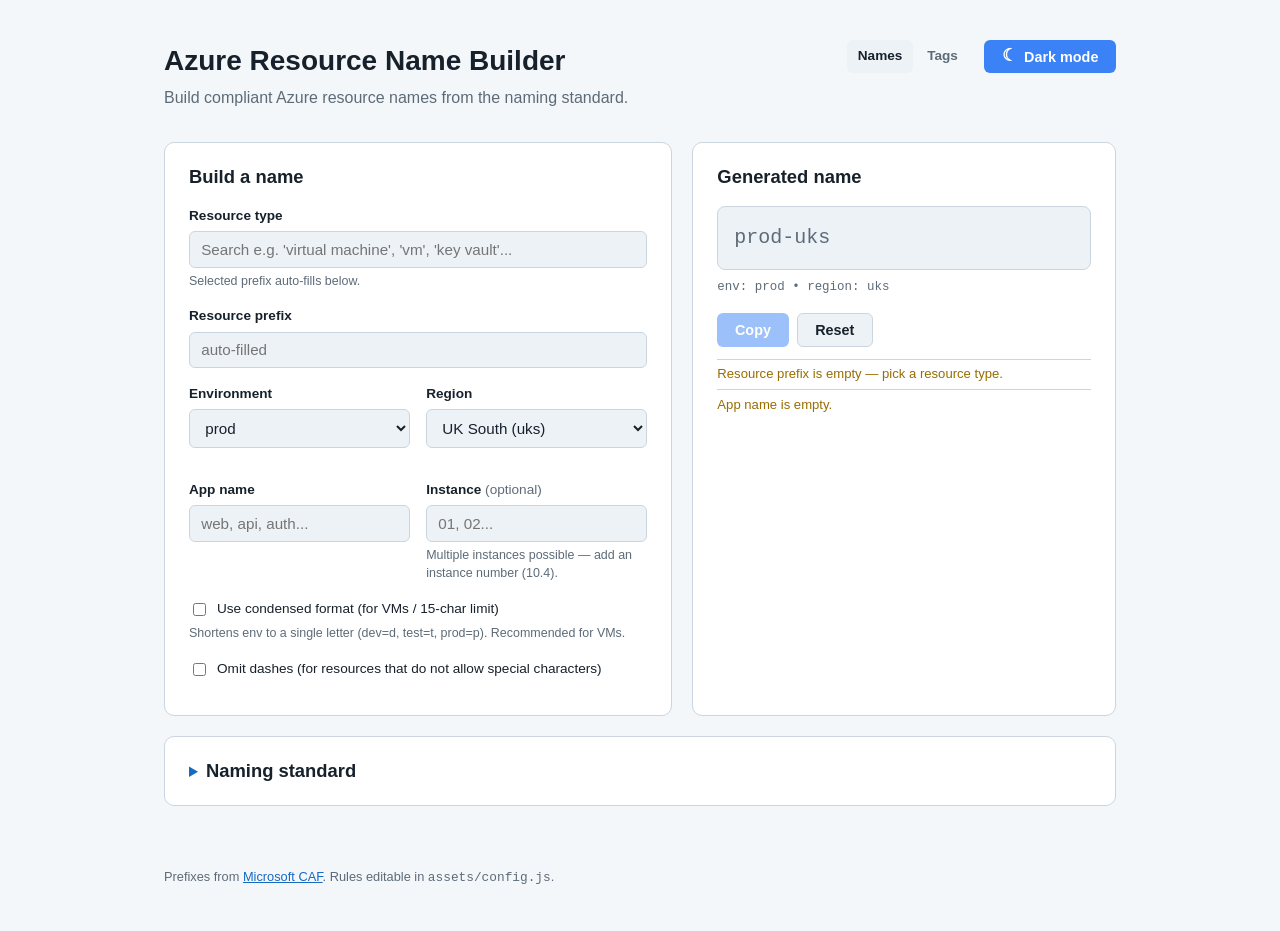
<file: index.html>
<!DOCTYPE html>
<html lang="en">
<head>
  <meta charset="UTF-8" />
  <meta name="viewport" content="width=device-width, initial-scale=1.0" />
  <title>Azure Resource Name Builder</title>
  <link rel="icon" href="assets/favicon.svg" type="image/svg+xml" />
  <link rel="stylesheet" href="assets/styles.css" />
</head>
<body>
  <header>
    <div class="header-row">
      <div>
        <h1>Azure Resource Name Builder</h1>
        <p class="subtitle">Build compliant Azure resource names from the naming standard.</p>
      </div>
      <div class="header-actions">
        <nav class="page-nav" aria-label="Primary navigation">
          <a class="active" href="index.html" aria-current="page">Names</a>
          <a href="tagging.html">Tags</a>
        </nav>
        <button id="theme-toggle" class="theme-toggle" type="button" aria-pressed="false">
          <span class="theme-icon" aria-hidden="true">☾</span>
          <span class="theme-label">Dark mode</span>
        </button>
      </div>
    </div>
  </header>

  <main>
    <!-- FORM ---------------------------------------------------------------- -->
    <section class="card form-card">
      <h2>Build a name</h2>

      <!-- Resource type search + autocomplete -->
      <div class="field">
        <label for="resource-search">Resource type</label>
        <div class="autocomplete" id="resource-autocomplete">
          <input
            id="resource-search"
            type="text"
            placeholder="Search e.g. 'virtual machine', 'vm', 'key vault'..."
            autocomplete="off"
          />
          <ul class="autocomplete-list" id="resource-list" hidden></ul>
        </div>
        <small class="hint">Selected prefix auto-fills below.</small>
      </div>

      <!-- Prefix (auto-filled, editable) -->
      <div class="field">
        <label for="prefix">Resource prefix</label>
        <input id="prefix" type="text" placeholder="auto-filled" />
        <small class="hint" id="prefix-source"></small>
      </div>

      <div class="grid">
        <!-- Environment -->
        <div class="field">
          <label for="env">Environment</label>
          <select id="env"></select>
        </div>

        <!-- Region -->
        <div class="field" id="region-field">
          <label for="region">Region</label>
          <select id="region"></select>
        </div>

        <!-- App name -->
        <div class="field" id="app-name-field">
          <label for="app-name" id="app-name-label">App name</label>
          <input id="app-name" type="text" placeholder="web, api, auth..." />
        </div>

        <!-- Instance -->
        <div class="field" id="instance-field">
          <label for="instance">Instance <span class="opt">(optional)</span></label>
          <input id="instance" type="text" placeholder="01, 02..." />
          <small class="hint" id="instance-hint"></small>
        </div>
        <div class="field" id="source-field" hidden>
          <label for="source">Source VNet</label>
          <input id="source" type="text" placeholder="hub" aria-describedby="source-hint" disabled />
          <small class="hint" id="source-hint">Source VNet name or identifier, e.g. hub.</small>
        </div>
        <div class="field" id="destination-field" hidden>
          <label for="destination">Destination VNet</label>
          <input id="destination" type="text" placeholder="spoke-avs" aria-describedby="destination-hint" disabled />
          <small class="hint" id="destination-hint">Destination VNet name or identifier, e.g. spoke-avs.</small>
        </div>
      </div>

      <div class="field" id="condensed-field">
        <label class="checkbox">
          <input type="checkbox" id="condensed" />
          Use condensed format (for VMs / 15-char limit)
        </label>
        <small class="hint">Shortens env to a single letter (dev=d, test=t, prod=p). Recommended for VMs.</small>
      </div>

      <div class="field" id="no-dashes-field">
        <label class="checkbox">
          <input type="checkbox" id="no-dashes" />
          Omit dashes (for resources that do not allow special characters)
        </label>
      </div>
    </section>

    <!-- PREVIEW ------------------------------------------------------------->
    <section class="card preview-card">
      <h2>Generated name</h2>
      <div class="preview" id="preview" aria-live="polite">—</div>
      <div class="preview-meta" id="preview-meta"></div>
      <p class="azure-rule-note" id="azure-rule-note"></p>
      <div class="actions">
        <button id="copy-btn" type="button">Copy</button>
        <button id="reset-btn" type="button" class="secondary">Reset</button>
      </div>
      <ul class="warnings" id="warnings"></ul>
      <section class="suggestions" id="suggestions" hidden aria-labelledby="suggestions-heading">
        <div class="suggestions-heading">
          <h3 id="suggestions-heading">Related resources</h3>
        </div>
        <div class="suggestion-list" id="suggestion-list"></div>
      </section>
    </section>

    <!-- RULES --------------------------------------------------------------->
    <details class="card rules-card naming-standard">
      <summary><h2>Naming standard</h2></summary>
      <div class="format-box">
        <code id="format-display"></code>
      </div>
      <p class="rule-note" id="instance-rule-note"></p>
      <h3>General rules</h3>
      <ul class="rule-list" id="general-rules"></ul>
      <h3>Components</h3>
      <table class="components-table">
        <thead>
          <tr><th>Component</th><th>Description</th><th>Examples</th></tr>
        </thead>
        <tbody id="components-body"></tbody>
      </table>
    </details>
  </main>

  <footer>
    <p>Prefixes from
      <a href="https://learn.microsoft.com/en-us/azure/cloud-adoption-framework/ready/azure-best-practices/resource-abbreviations" target="_blank" rel="noopener">Microsoft CAF</a>.
      Rules editable in <code>assets/config.js</code>.
    </p>
  </footer>

  <script src="assets/config.js"></script>
  <script src="assets/app.js"></script>
</body>
</html>
</file>
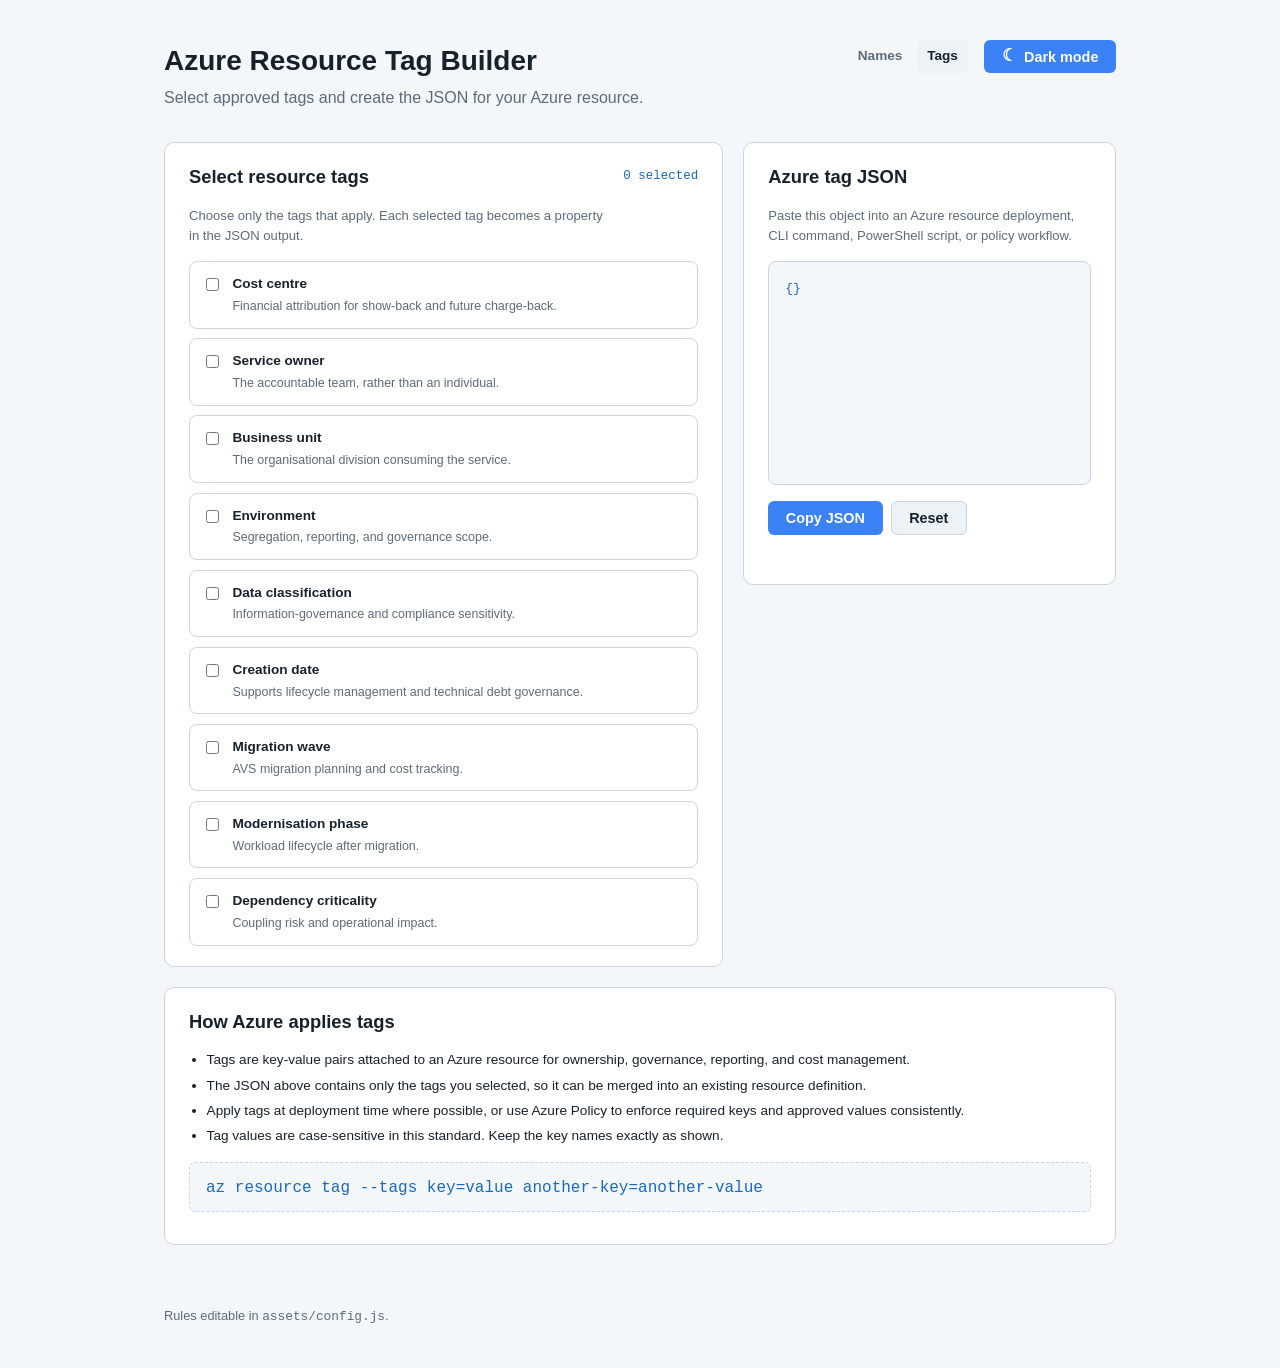
<file: tagging.html>
<!DOCTYPE html>
<html lang="en">
<head>
  <meta charset="UTF-8" />
  <meta name="viewport" content="width=device-width, initial-scale=1.0" />
  <title>Azure Resource Tag Builder</title>
  <link rel="icon" href="assets/favicon.svg" type="image/svg+xml" />
  <link rel="stylesheet" href="assets/styles.css" />
</head>
<body>
  <header>
    <div class="header-row">
      <div>
        <h1>Azure Resource Tag Builder</h1>
        <p class="subtitle">Select approved tags and create the JSON for your Azure resource.</p>
      </div>
      <div class="header-actions">
        <nav class="page-nav" aria-label="Primary navigation">
          <a href="index.html">Names</a>
          <a class="active" href="tagging.html" aria-current="page">Tags</a>
        </nav>
        <button id="theme-toggle" class="theme-toggle" type="button" aria-pressed="false">
          <span class="theme-icon" aria-hidden="true">☾</span>
          <span class="theme-label">Dark mode</span>
        </button>
      </div>
    </div>
  </header>

  <main class="tagging-main">
    <section class="card tag-form-card">
      <div class="section-heading">
        <div>
          <h2>Select resource tags</h2>
          <p class="rule-note">Choose only the tags that apply. Each selected tag becomes a property in the JSON output.</p>
        </div>
        <span class="tag-count" id="tag-count">0 selected</span>
      </div>
      <div id="tag-fields" class="tag-fields"></div>
    </section>

    <section class="card tag-output-card">
      <h2>Azure tag JSON</h2>
      <p class="rule-note">Paste this object into an Azure resource deployment, CLI command, PowerShell script, or policy workflow.</p>
      <pre class="json-preview" id="tag-json" aria-live="polite">{}</pre>
      <div class="actions">
        <button id="copy-tags-btn" type="button">Copy JSON</button>
        <button id="reset-tags-btn" type="button" class="secondary">Reset</button>
      </div>
      <p class="copy-status" id="copy-status" aria-live="polite"></p>
    </section>

    <section class="card rules-card tag-rules-card">
      <h2>How Azure applies tags</h2>
      <ul class="rule-list">
        <li>Tags are key-value pairs attached to an Azure resource for ownership, governance, reporting, and cost management.</li>
        <li>The JSON above contains only the tags you selected, so it can be merged into an existing resource definition.</li>
        <li>Apply tags at deployment time where possible, or use Azure Policy to enforce required keys and approved values consistently.</li>
        <li>Tag values are case-sensitive in this standard. Keep the key names exactly as shown.</li>
      </ul>
      <div class="format-box">
        <code>az resource tag --tags key=value another-key=another-value</code>
      </div>
    </section>
  </main>

  <footer>
    <p>Rules editable in <code>assets/config.js</code>.</p>
  </footer>

  <script src="assets/config.js"></script>
  <script src="assets/tagging.js"></script>
</body>
</html>
</file>
<file: assets/styles.css>
:root {
  --bg: #f4f7fa;
  --panel: #ffffff;
  --panel-2: #edf2f7;
  --border: #cbd5df;
  --text: #17212b;
  --muted: #5d6b78;
  --accent: #3b82f6;
  --accent-2: #1769c2;
  --ok: #087f5b;
  --warn: #986c00;
  --danger: #c0392b;
  --radius: 10px;
  --mono: ui-monospace, "SF Mono", "JetBrains Mono", Menlo, Consolas, monospace;
}

@media (prefers-color-scheme: dark) {
  :root {
    --bg: #0f1419;
    --panel: #1a2128;
    --panel-2: #222b34;
    --border: #2c3942;
    --text: #e6edf3;
    --muted: #8b97a3;
    --accent-2: #60a5fa;
    --ok: #34d399;
    --warn: #fbbf24;
    --danger: #f87171;
  }
}

:root[data-theme="light"] {
  --bg: #f4f7fa;
  --panel: #ffffff;
  --panel-2: #edf2f7;
  --border: #cbd5df;
  --text: #17212b;
  --muted: #5d6b78;
  --accent-2: #1769c2;
  --ok: #087f5b;
  --warn: #986c00;
  --danger: #c0392b;
}

:root[data-theme="dark"] {
  --bg: #0f1419;
  --panel: #1a2128;
  --panel-2: #222b34;
  --border: #2c3942;
  --text: #e6edf3;
  --muted: #8b97a3;
  --accent-2: #60a5fa;
  --ok: #34d399;
  --warn: #fbbf24;
  --danger: #f87171;
}

* { box-sizing: border-box; }

body {
  margin: 0;
  font-family: -apple-system, BlinkMacSystemFont, "Segoe UI", Roboto, Helvetica, Arial, sans-serif;
  background: var(--bg);
  color: var(--text);
  line-height: 1.5;
}

header {
  max-width: 1000px;
  margin: 0 auto;
  padding: 2.5rem 1.5rem 1rem;
}

.header-row { display: flex; align-items: flex-start; justify-content: space-between; gap: 1rem; }
.header-actions { display: flex; align-items: center; gap: 1rem; flex-wrap: wrap; justify-content: flex-end; }
.page-nav { display: flex; gap: 0.25rem; }
.page-nav a { color: var(--muted); text-decoration: none; font-size: 0.85rem; font-weight: 600; padding: 0.4rem 0.65rem; border-radius: 6px; }
.page-nav a:hover, .page-nav a.active { color: var(--text); background: var(--panel-2); }

h1 { margin: 0 0 0.25rem; font-size: 1.75rem; }
.subtitle { color: var(--muted); margin: 0; }

.theme-toggle { flex: 0 0 auto; display: inline-flex; align-items: center; gap: 0.45rem; }
.theme-icon { font-size: 1.05rem; line-height: 1; }

main {
  max-width: 1000px;
  margin: 0 auto;
  padding: 1rem 1.5rem 2rem;
  display: grid;
  grid-template-columns: 1.2fr 1fr;
  gap: 1.25rem;
}

.card {
  background: var(--panel);
  border: 1px solid var(--border);
  border-radius: var(--radius);
  padding: 1.25rem 1.5rem;
}

h2 { margin-top: 0; font-size: 1.15rem; }
h3 { font-size: 0.95rem; margin-bottom: 0.5rem; }

.preview-card, .rules-card { grid-column: span 1; }
.rules-card { grid-column: span 2; }

/* Fields */
.field { margin-bottom: 1rem; }
label { display: block; font-weight: 600; font-size: 0.85rem; margin-bottom: 0.3rem; }
label .opt { font-weight: 400; color: var(--muted); }

input[type="text"], select {
  width: 100%;
  padding: 0.55rem 0.7rem;
  background: var(--panel-2);
  border: 1px solid var(--border);
  border-radius: 6px;
  color: var(--text);
  font-size: 0.95rem;
  font-family: inherit;
}
input:focus, select:focus {
  outline: none;
  border-color: var(--accent);
  box-shadow: 0 0 0 3px rgba(59,130,246,0.2);
}
input:disabled { opacity: 0.5; }
button:disabled { opacity: 0.5; cursor: not-allowed; }

.grid {
  display: grid;
  grid-template-columns: 1fr 1fr;
  gap: 1rem;
}

.hint { display: block; color: var(--muted); font-size: 0.78rem; margin-top: 0.25rem; }

.checkbox { display: flex; align-items: center; gap: 0.5rem; font-weight: 400; }
.checkbox input { width: auto; }

/* Autocomplete */
.autocomplete { position: relative; }
.autocomplete-list {
  position: absolute;
  z-index: 20;
  top: calc(100% + 2px);
  left: 0;
  right: 0;
  max-height: 320px;
  overflow-y: auto;
  list-style: none;
  margin: 0;
  padding: 0;
  background: var(--panel-2);
  border: 1px solid var(--border);
  border-radius: 6px;
  box-shadow: 0 8px 24px rgba(0,0,0,0.4);
}
.autocomplete-list li { padding: 0.45rem 0.7rem; cursor: pointer; }
.autocomplete-list li.item { display: flex; justify-content: space-between; gap: 1rem; }
.autocomplete-list li.item:hover { background: rgba(59,130,246,0.15); }
.autocomplete-list li.group-header {
  font-size: 0.72rem;
  text-transform: uppercase;
  letter-spacing: 0.05em;
  color: var(--muted);
  background: var(--panel);
  cursor: default;
  padding-top: 0.5rem;
  padding-bottom: 0.3rem;
}
.autocomplete-list li.empty { color: var(--muted); cursor: default; }
.item-name { font-size: 0.9rem; }
.item-abbr { font-family: var(--mono); color: var(--accent-2); font-size: 0.85rem; }

/* Preview */
.preview {
  font-family: var(--mono);
  font-size: 1.25rem;
  background: var(--bg);
  border: 1px solid var(--border);
  border-radius: 8px;
  padding: 1rem;
  word-break: break-all;
  min-height: 3rem;
}
.preview.invalid {
  background: var(--panel-2);
  color: var(--muted);
  cursor: not-allowed;
  user-select: none;
}
.preview-meta { color: var(--muted); font-size: 0.78rem; margin-top: 0.5rem; font-family: var(--mono); }

.actions { margin-top: 1rem; display: flex; gap: 0.5rem; }
button {
  padding: 0.5rem 1.1rem;
  border: none;
  border-radius: 6px;
  background: var(--accent);
  color: white;
  font-weight: 600;
  cursor: pointer;
  font-size: 0.9rem;
}
button:hover { filter: brightness(1.1); }
button.secondary { background: var(--panel-2); border: 1px solid var(--border); color: var(--text); }

/* Tag builder */
.tagging-main { grid-template-columns: 1.2fr 0.8fr; }
.tag-form-card, .tag-output-card { align-self: start; }
.tag-rules-card { grid-column: span 2; }
.section-heading { display: flex; align-items: flex-start; justify-content: space-between; gap: 1rem; }
.section-heading .rule-note { margin-top: 0; }
.tag-count { flex: 0 0 auto; color: var(--accent-2); font-family: var(--mono); font-size: 0.78rem; padding-top: 0.25rem; }
.tag-fields { display: grid; gap: 0.6rem; }
.tag-field { border: 1px solid var(--border); border-radius: 8px; padding: 0.75rem; }
.tag-checkbox { display: flex; align-items: flex-start; gap: 0.65rem; margin: 0; cursor: pointer; }
.tag-checkbox input { flex: 0 0 auto; margin-top: 0.25rem; }
.tag-checkbox span { display: grid; gap: 0.15rem; }
.tag-checkbox small { color: var(--muted); font-size: 0.78rem; font-weight: 400; }
.tag-control { margin: 0.65rem 0 0 1.45rem; }
.tag-control input, .tag-control select { margin: 0; }
.json-preview { min-height: 14rem; margin: 0; padding: 1rem; overflow-x: auto; background: var(--bg); border: 1px solid var(--border); border-radius: 8px; color: var(--accent-2); font-family: var(--mono); font-size: 0.82rem; line-height: 1.6; white-space: pre; }
.copy-status { min-height: 1.2rem; color: var(--ok); font-size: 0.8rem; margin: 0.6rem 0 0; }

@media (max-width: 520px) {
  .header-row { align-items: stretch; flex-direction: column; }
  .header-actions { align-items: flex-start; justify-content: flex-start; flex-direction: column; }
  .theme-toggle { align-self: flex-start; }
}

@media (max-width: 760px) {
  .tagging-main { grid-template-columns: 1fr; }
  .tag-rules-card { grid-column: span 1; }
}

.warnings { list-style: none; padding: 0; margin: 0.75rem 0 0; }
.warnings li {
  font-size: 0.82rem;
  padding: 0.3rem 0;
  color: var(--warn);
  border-top: 1px solid var(--border);
}
.warnings li.ok { color: var(--ok); }
.warnings li.corrected { color: var(--accent-2); }
.azure-rule-note { color: var(--muted); font-size: 0.78rem; margin: 0.6rem 0 0; }
.suggestions { margin-top: 1rem; padding-top: 0.85rem; border-top: 1px solid var(--border); }
.suggestions-heading { display: flex; align-items: baseline; justify-content: space-between; gap: 0.75rem; }
.suggestions-heading h3 { margin: 0; }
.suggestion-list { display: flex; flex-wrap: wrap; gap: 0.5rem; margin-top: 0.6rem; }
.suggestion { display: inline-flex; align-items: center; gap: 0.55rem; padding: 0.45rem 0.65rem; background: var(--panel-2); border: 1px solid var(--border); color: var(--text); }
.suggestion code { color: var(--accent-2); font-family: var(--mono); font-size: 0.78rem; }
.suggestion:hover { border-color: var(--accent); filter: none; }

/* Rules */
.naming-standard > summary { cursor: pointer; }
.naming-standard > summary h2 { display: inline; margin: 0; }
.naming-standard > summary::marker { color: var(--accent-2); }
.naming-standard > summary:focus-visible { outline: 2px solid var(--accent); outline-offset: 6px; border-radius: 2px; }
.naming-standard[open] > summary { margin-bottom: 1rem; }
.format-box {
  background: var(--bg);
  border: 1px dashed var(--border);
  border-radius: 6px;
  padding: 0.7rem 1rem;
  margin-bottom: 0.75rem;
}
.format-box code { font-family: var(--mono); color: var(--accent-2); }
.rule-note { color: var(--muted); font-size: 0.82rem; margin-bottom: 1rem; }
.rule-list { margin: 0 0 1rem; padding-left: 1.1rem; }
.rule-list li { font-size: 0.85rem; margin-bottom: 0.3rem; }

.components-table { width: 100%; border-collapse: collapse; font-size: 0.85rem; }
.components-table th, .components-table td {
  text-align: left;
  padding: 0.4rem 0.5rem;
  border-bottom: 1px solid var(--border);
}
.components-table th { color: var(--muted); font-weight: 600; font-size: 0.78rem; }
.components-table code { font-family: var(--mono); color: var(--accent-2); }

footer {
  max-width: 1000px;
  margin: 0 auto;
  padding: 1rem 1.5rem 2rem;
  color: var(--muted);
  font-size: 0.8rem;
}
footer a { color: var(--accent-2); }
footer code { font-family: var(--mono); }

@media (max-width: 760px) {
  main { grid-template-columns: 1fr; }
  .preview-card, .rules-card { grid-column: span 1; }
  .grid { grid-template-columns: 1fr; }
}
</file>
